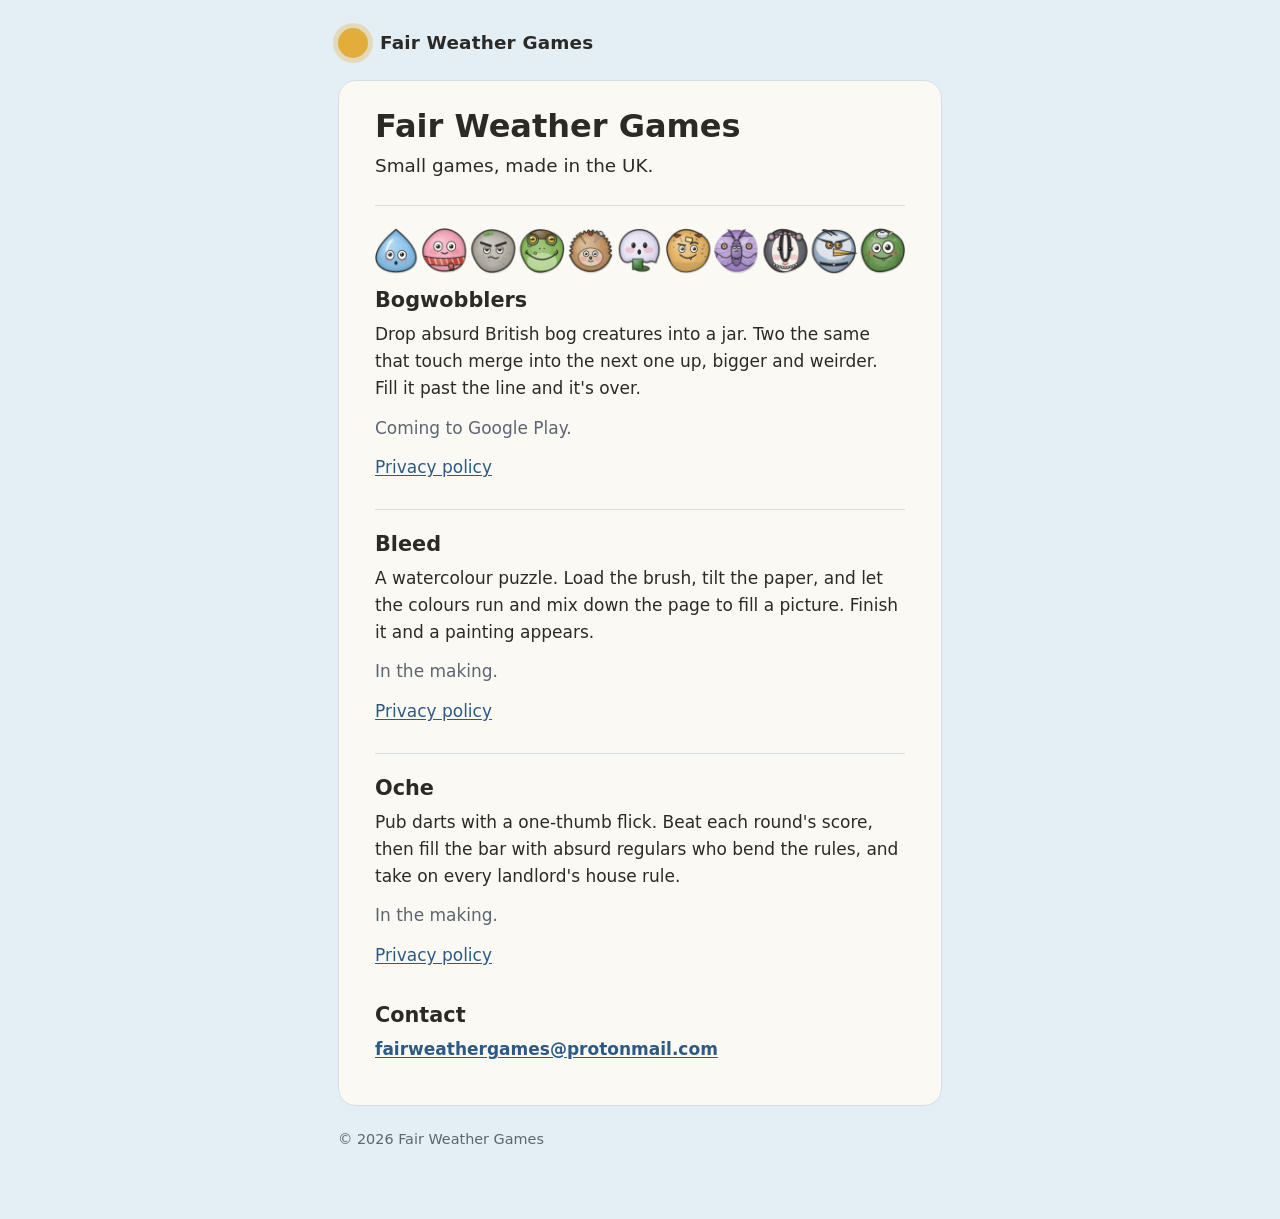
<file: index.html>
<!doctype html>
<html lang="en-GB">
<head>
  <meta charset="utf-8">
  <meta name="viewport" content="width=device-width, initial-scale=1, viewport-fit=cover">
  <title>Fair Weather Games</title>
  <meta name="description" content="Fair Weather Games makes small games in the UK: Bogwobblers, Bleed and Oche.">
  <link rel="stylesheet" href="style.css">
</head>
<body>
  <div class="wrap">
    <header class="studio">
      <span class="sun" aria-hidden="true"></span>
      <span class="studio-name">Fair Weather Games</span>
    </header>

    <main>
      <h1>Fair Weather Games</h1>
      <p class="lead">Small games, made in the UK.</p>

      <section class="game" aria-labelledby="bogwobblers">
        <img src="bogwobblers/creatures.png" width="1100" height="96" alt="The eleven Bogwobblers creatures, from a raindrop to the Great Bogwobbler">
        <h2 id="bogwobblers">Bogwobblers</h2>
        <p>Drop absurd British bog creatures into a jar. Two the same that touch merge into the next one up, bigger and weirder. Fill it past the line and it's over.</p>
        <p class="muted">Coming to Google Play.</p>
        <ul class="links">
          <li><a href="bogwobblers/privacy/">Privacy policy</a></li>
        </ul>
      </section>

      <section class="game" aria-labelledby="bleed">
        <h2 id="bleed">Bleed</h2>
        <p>A watercolour puzzle. Load the brush, tilt the paper, and let the colours run and mix down the page to fill a picture. Finish it and a painting appears.</p>
        <p class="muted">In the making.</p>
        <ul class="links">
          <li><a href="bleed/privacy/">Privacy policy</a></li>
        </ul>
      </section>

      <section class="game" aria-labelledby="oche">
        <h2 id="oche">Oche</h2>
        <p>Pub darts with a one-thumb flick. Beat each round's score, then fill the bar with absurd regulars who bend the rules, and take on every landlord's house rule.</p>
        <p class="muted">In the making.</p>
        <ul class="links">
          <li><a href="oche/privacy/">Privacy policy</a></li>
        </ul>
      </section>

      <h2>Contact</h2>
      <p><a class="email" href="mailto:fairweathergames@protonmail.com">fairweathergames@protonmail.com</a></p>
    </main>

    <footer>
      <p>&copy; 2026 Fair Weather Games</p>
    </footer>
  </div>
</body>
</html>
</file>
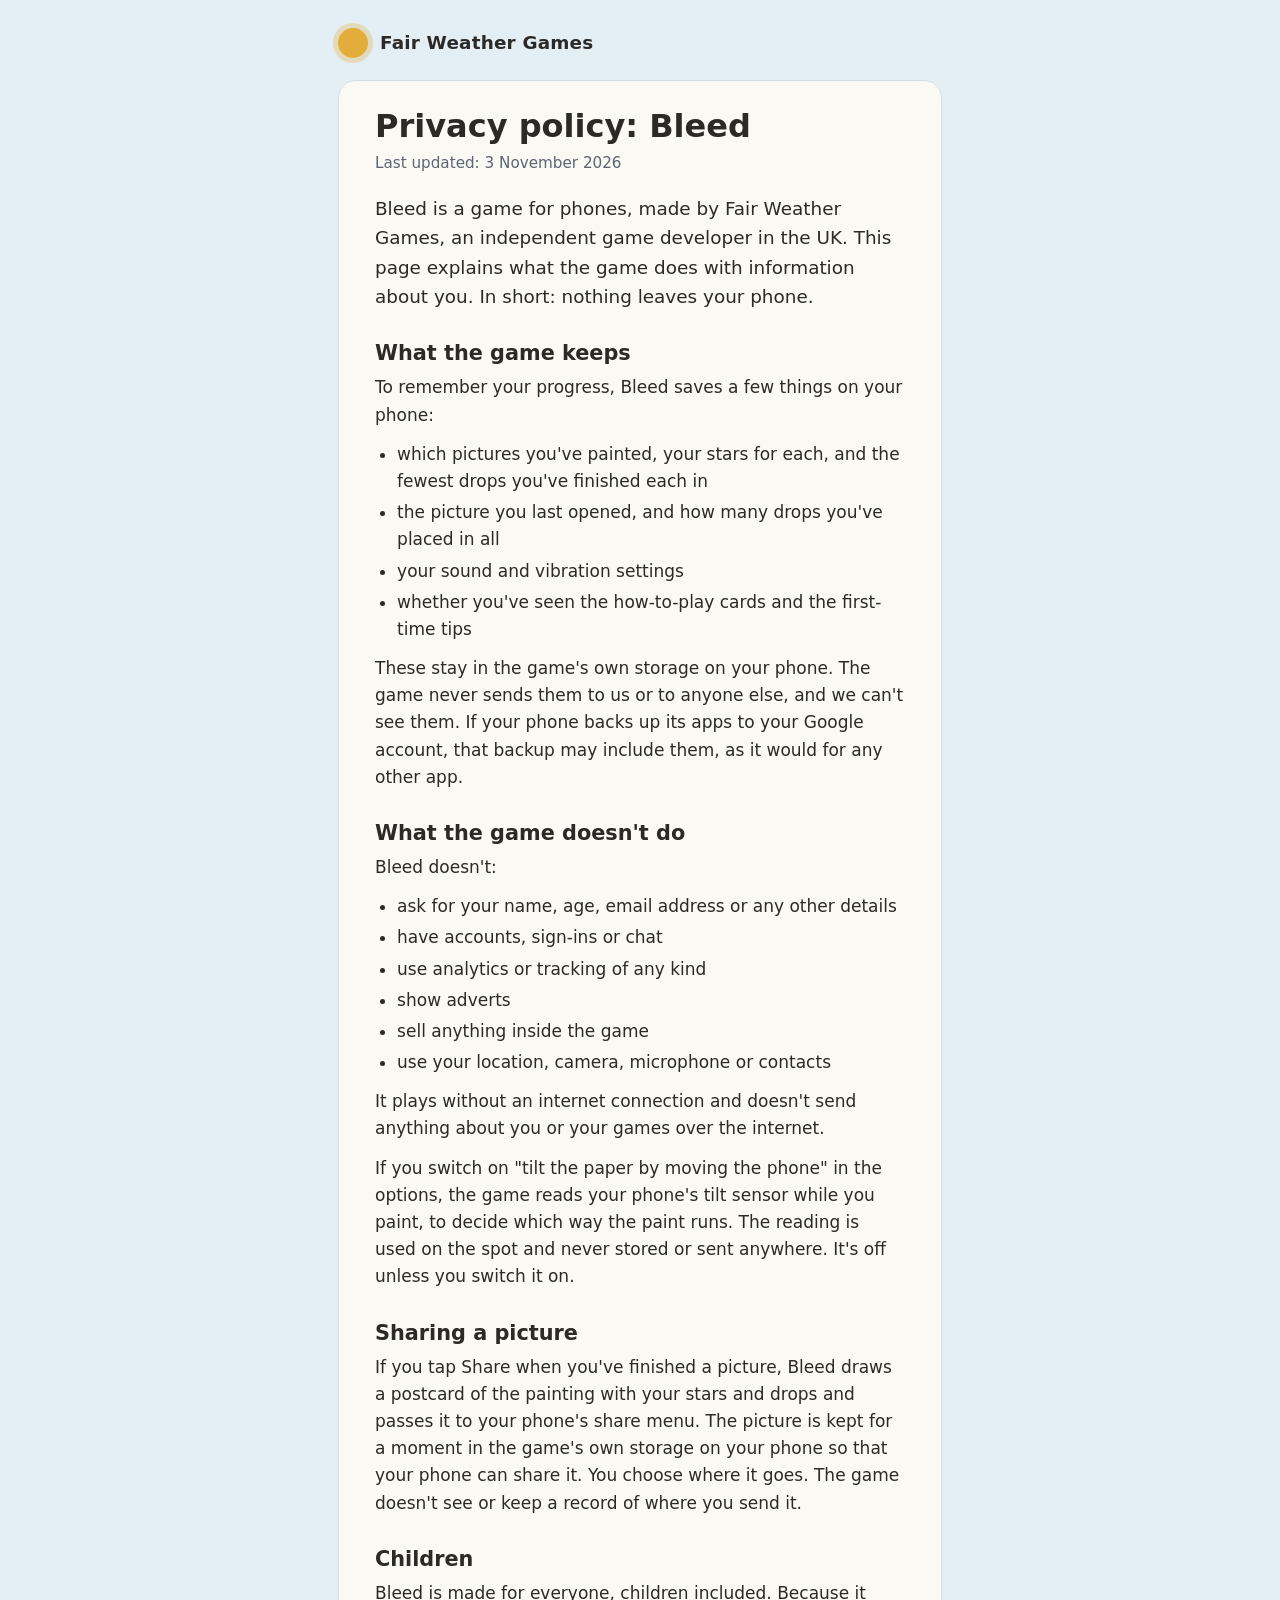
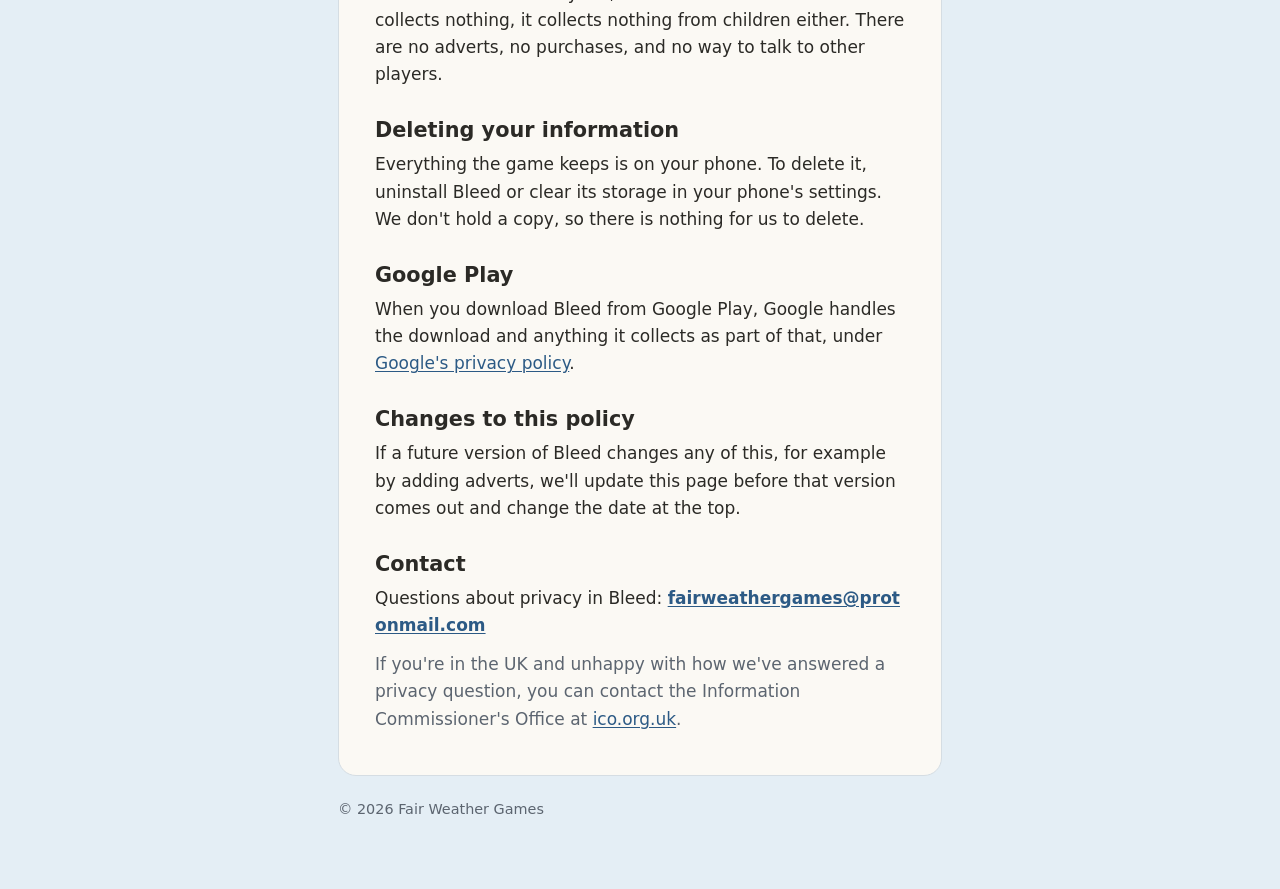
<file: bleed/privacy/index.html>
<!doctype html>
<html lang="en-GB">
<head>
  <meta charset="utf-8">
  <meta name="viewport" content="width=device-width, initial-scale=1, viewport-fit=cover">
  <title>Privacy policy: Bleed</title>
  <meta name="description" content="Privacy policy for Bleed, a game by Fair Weather Games. Nothing leaves your phone.">
  <link rel="stylesheet" href="../../style.css">
</head>
<body>
  <div class="wrap">
    <header class="studio">
      <a href="../../"><span class="sun" aria-hidden="true"></span></a>
      <a class="studio-name" href="../../">Fair Weather Games</a>
    </header>

    <main>
      <h1>Privacy policy: Bleed</h1>
      <p class="updated">Last updated: 3 November 2026</p>

      <p class="lead">Bleed is a game for phones, made by Fair Weather Games, an independent game developer in the UK. This page explains what the game does with information about you. In short: nothing leaves your phone.</p>

      <h2>What the game keeps</h2>
      <p>To remember your progress, Bleed saves a few things on your phone:</p>
      <ul>
        <li>which pictures you've painted, your stars for each, and the fewest drops you've finished each in</li>
        <li>the picture you last opened, and how many drops you've placed in all</li>
        <li>your sound and vibration settings</li>
        <li>whether you've seen the how-to-play cards and the first-time tips</li>
      </ul>
      <p>These stay in the game's own storage on your phone. The game never sends them to us or to anyone else, and we can't see them. If your phone backs up its apps to your Google account, that backup may include them, as it would for any other app.</p>

      <h2>What the game doesn't do</h2>
      <p>Bleed doesn't:</p>
      <ul>
        <li>ask for your name, age, email address or any other details</li>
        <li>have accounts, sign-ins or chat</li>
        <li>use analytics or tracking of any kind</li>
        <li>show adverts</li>
        <li>sell anything inside the game</li>
        <li>use your location, camera, microphone or contacts</li>
      </ul>
      <p>It plays without an internet connection and doesn't send anything about you or your games over the internet.</p>
      <p>If you switch on "tilt the paper by moving the phone" in the options, the game reads your phone's tilt sensor while you paint, to decide which way the paint runs. The reading is used on the spot and never stored or sent anywhere. It's off unless you switch it on.</p>

      <h2>Sharing a picture</h2>
      <p>If you tap Share when you've finished a picture, Bleed draws a postcard of the painting with your stars and drops and passes it to your phone's share menu. The picture is kept for a moment in the game's own storage on your phone so that your phone can share it. You choose where it goes. The game doesn't see or keep a record of where you send it.</p>

      <h2>Children</h2>
      <p>Bleed is made for everyone, children included. Because it collects nothing, it collects nothing from children either. There are no adverts, no purchases, and no way to talk to other players.</p>

      <h2>Deleting your information</h2>
      <p>Everything the game keeps is on your phone. To delete it, uninstall Bleed or clear its storage in your phone's settings. We don't hold a copy, so there is nothing for us to delete.</p>

      <h2>Google Play</h2>
      <p>When you download Bleed from Google Play, Google handles the download and anything it collects as part of that, under <a href="https://policies.google.com/privacy">Google's privacy policy</a>.</p>

      <h2>Changes to this policy</h2>
      <p>If a future version of Bleed changes any of this, for example by adding adverts, we'll update this page before that version comes out and change the date at the top.</p>

      <h2>Contact</h2>
      <p>Questions about privacy in Bleed: <a class="email" href="mailto:fairweathergames@protonmail.com">fairweathergames@protonmail.com</a></p>
      <p class="muted">If you're in the UK and unhappy with how we've answered a privacy question, you can contact the Information Commissioner's Office at <a href="https://ico.org.uk">ico.org.uk</a>.</p>
    </main>

    <footer>
      <p>&copy; 2026 Fair Weather Games</p>
    </footer>
  </div>
</body>
</html>
</file>
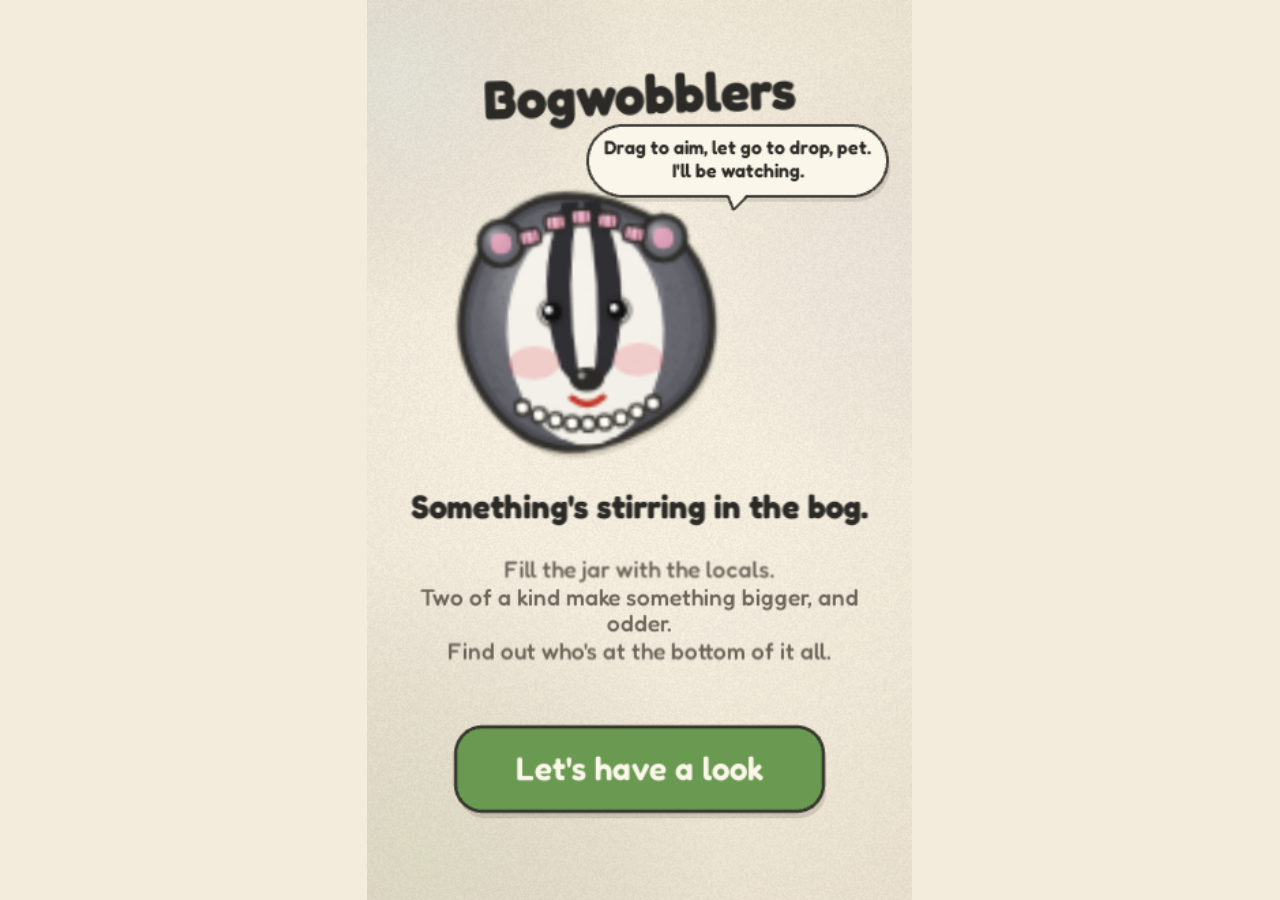
<file: bogwobblers/play/index.html>
<!doctype html>
<html lang="en-GB">
  <head>
    <meta name="robots" content="noindex, nofollow">
    <meta charset="utf-8" />
    <meta
      name="viewport"
      content="width=device-width, initial-scale=1, maximum-scale=1, user-scalable=no, viewport-fit=cover"
    />
    <meta name="theme-color" content="#F3ECDD" />
    <title>Bogwobblers</title>
    <style>
      html,
      body {
        margin: 0;
        padding: 0;
        height: 100%;
        background: #f3ecdd;
        overflow: hidden;
        touch-action: none;
        -webkit-user-select: none;
        user-select: none;
        -webkit-tap-highlight-color: transparent;
        overscroll-behavior: none;
      }
      #game {
        position: fixed;
        inset: 0;
      }
      #safe-probe {
        position: fixed;
        visibility: hidden;
        pointer-events: none;
        padding-top: var(--safe-area-inset-top, env(safe-area-inset-top, 0px));
        padding-bottom: var(--safe-area-inset-bottom, env(safe-area-inset-bottom, 0px));
      }
    </style>
    <script type="module" crossorigin src="./assets/index-DHFwSsHD.js"></script>
    <link rel="stylesheet" crossorigin href="./assets/index-BJMaj3xt.css">
  </head>
  <body>
    <div id="safe-probe"></div>
    <div id="game"></div>
  </body>
</html>
</file>
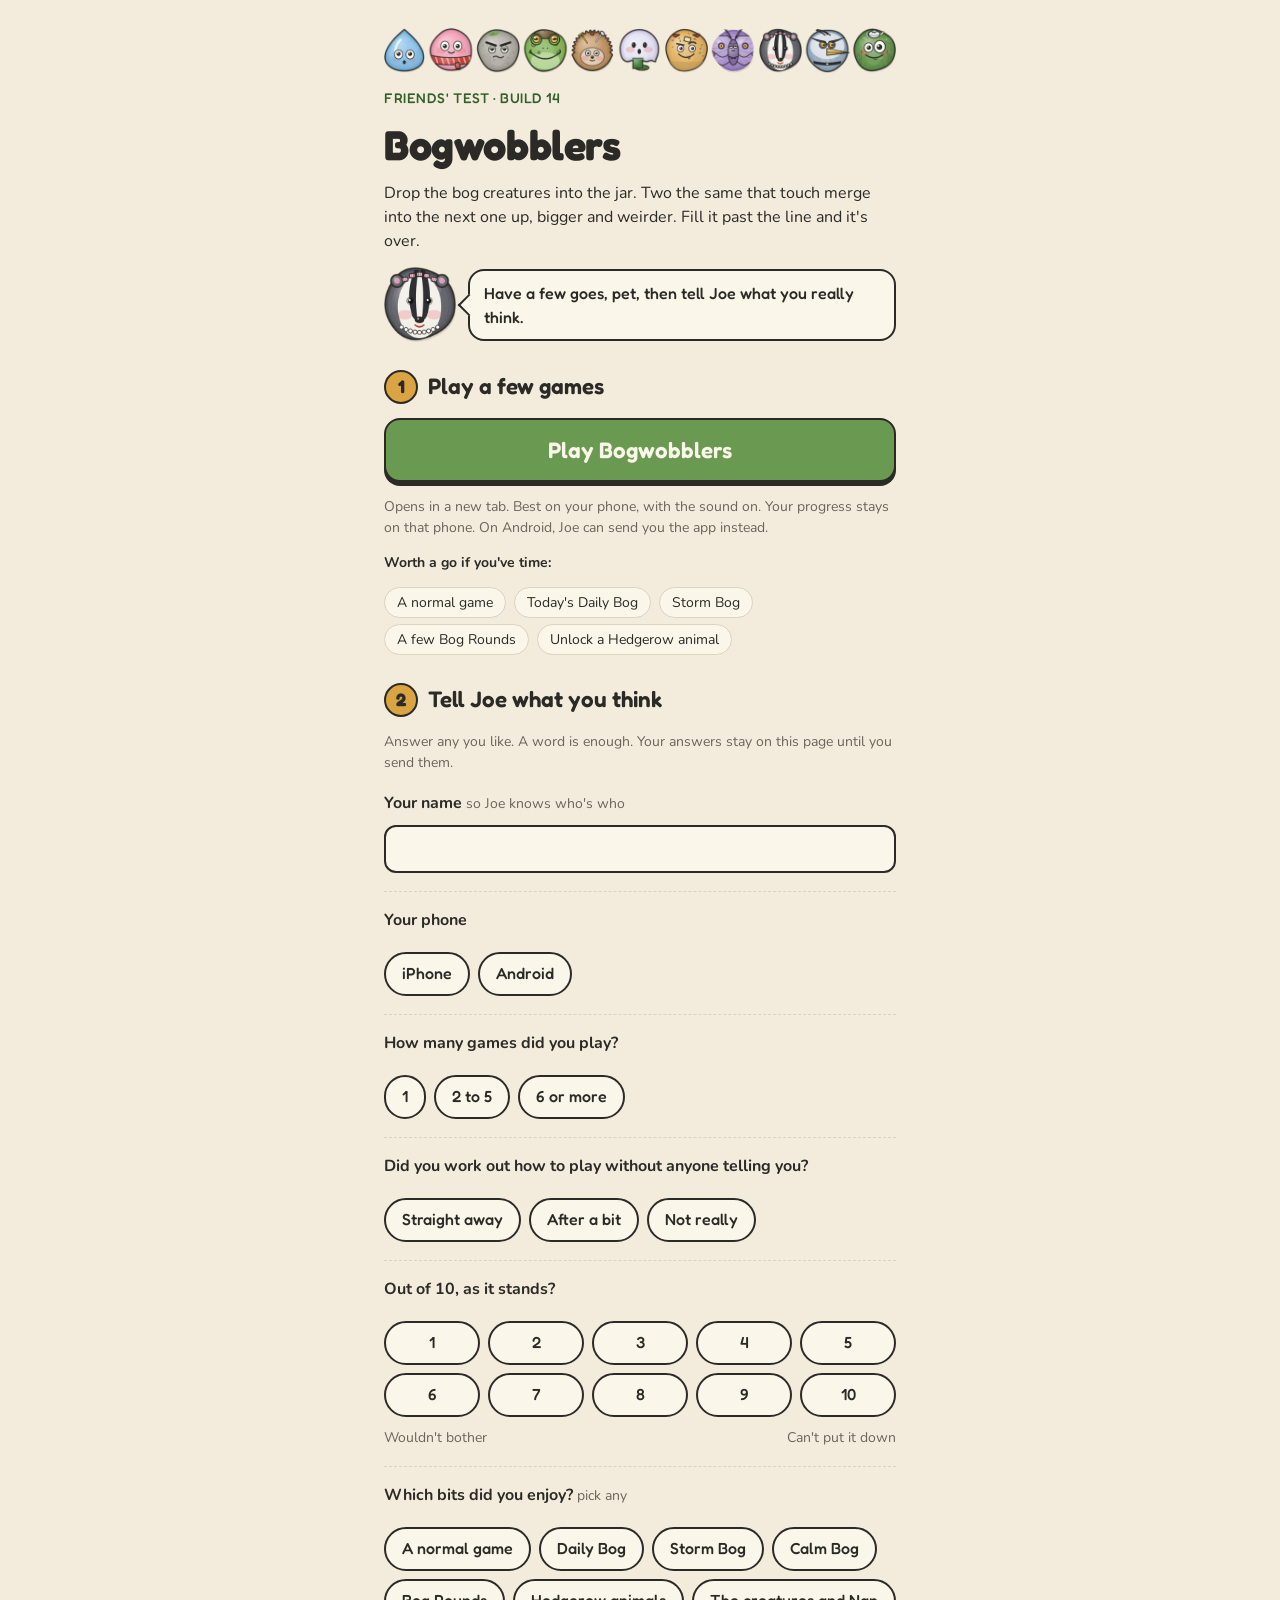
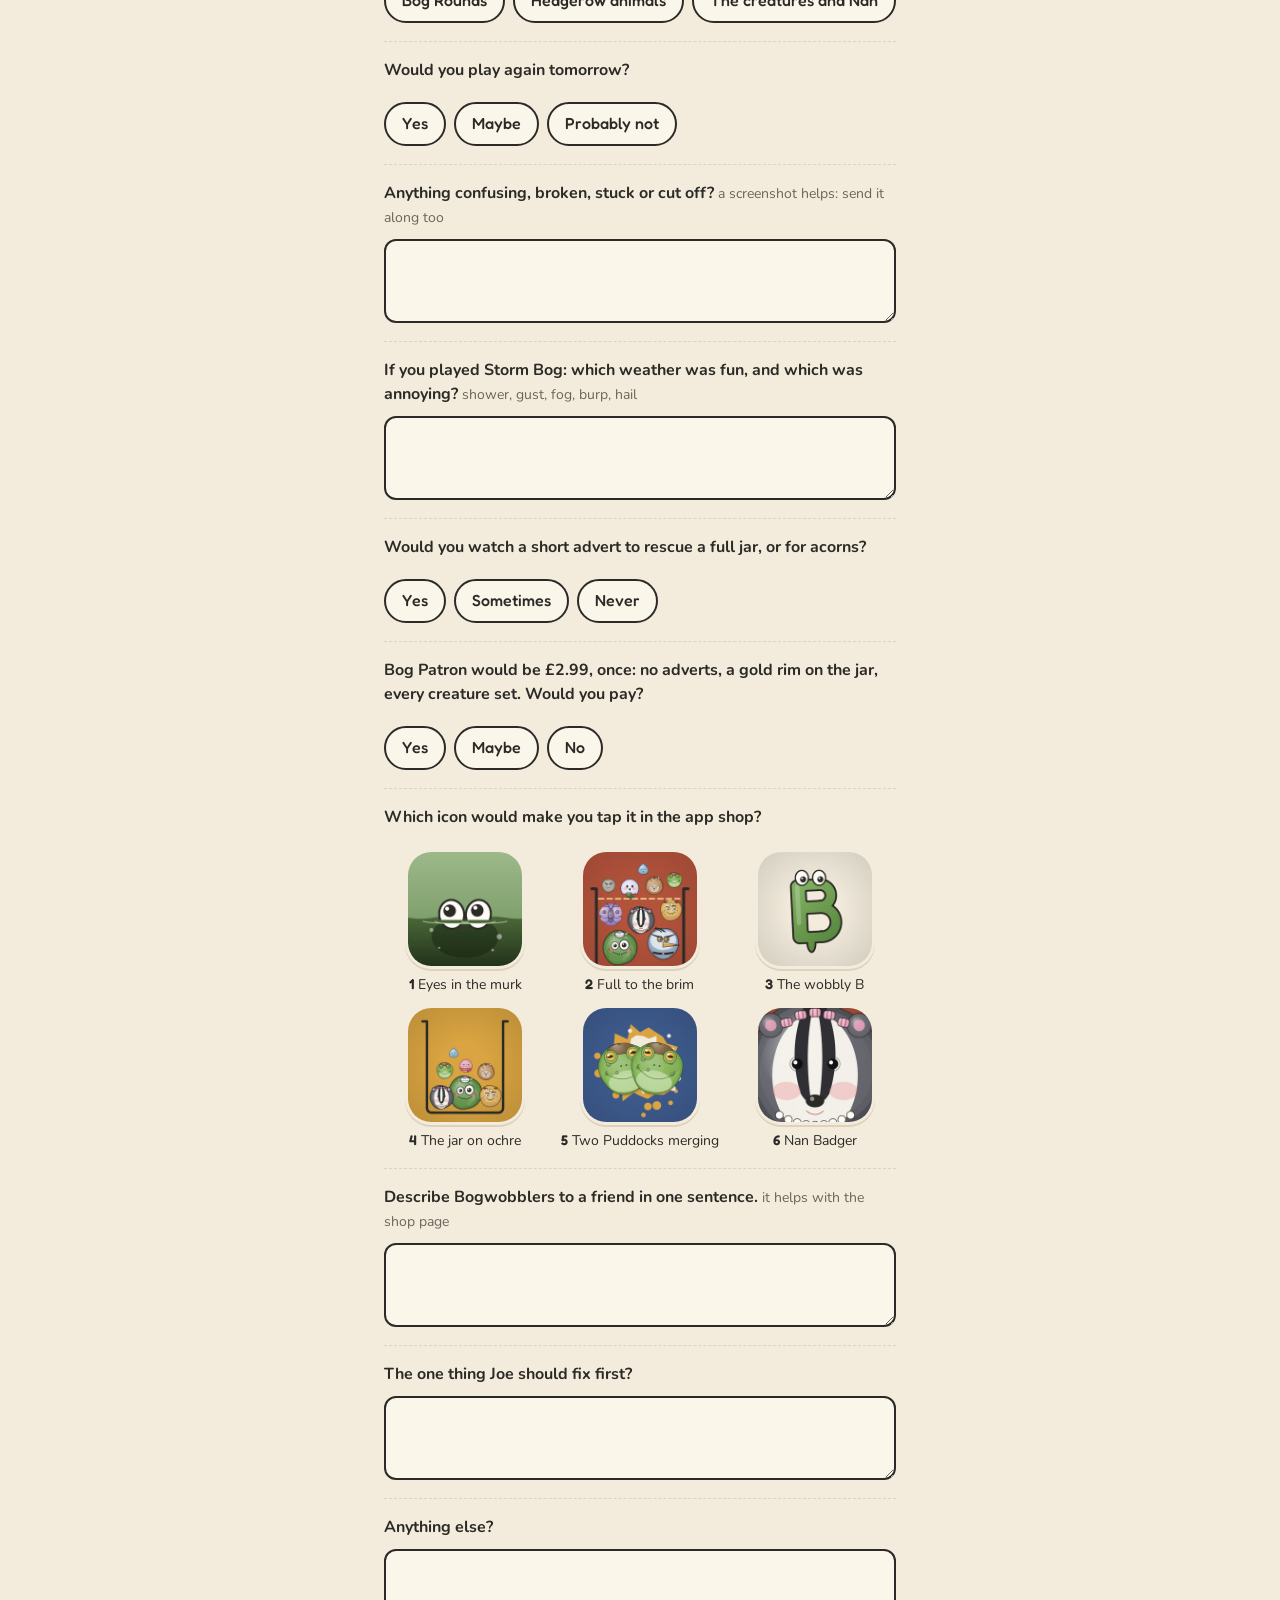
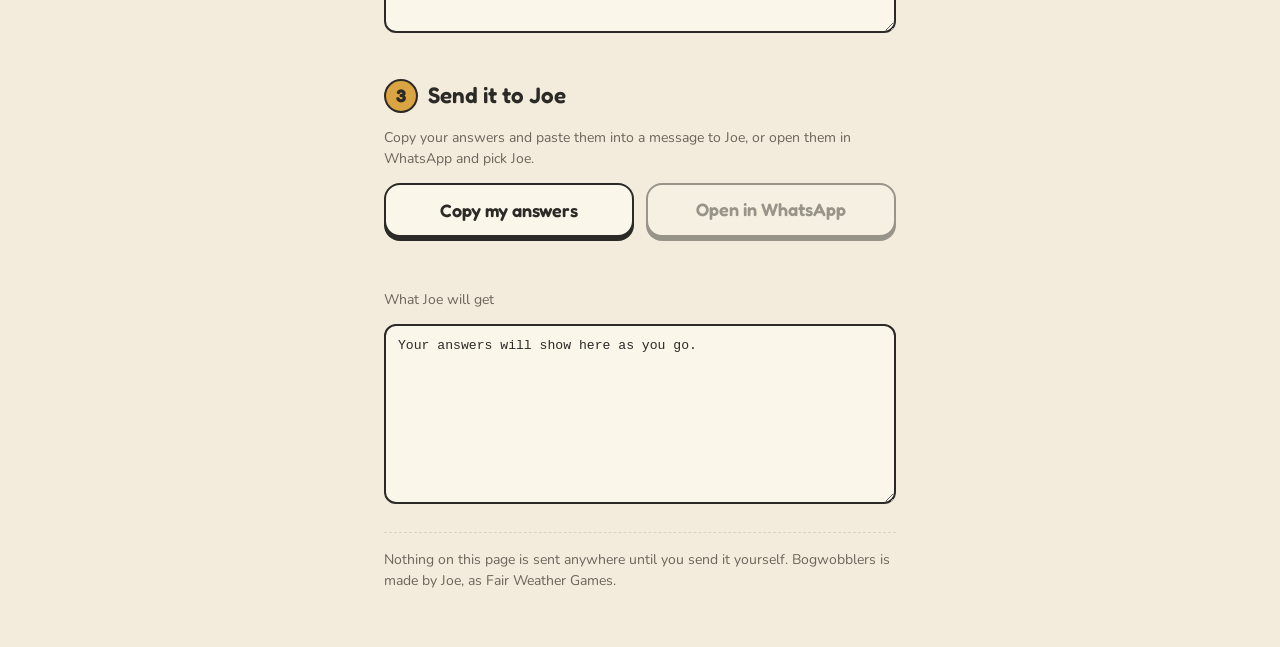
<file: bogwobblers/playtest/index.html>
<!doctype html>
<html lang="en-GB">
<head>
<meta charset="utf-8">
<meta name="viewport" content="width=device-width, initial-scale=1, viewport-fit=cover">
<meta name="robots" content="noindex, nofollow">
<meta name="theme-color" content="#F3ECDD">
<title>Bogwobblers playtest</title>
<style>
  @font-face { font-family: "Fredoka"; font-style: normal; font-weight: 500; font-display: swap; src: url("fonts/fredoka-latin-500-normal.woff2") format("woff2"); }
  @font-face { font-family: "Fredoka"; font-style: normal; font-weight: 600; font-display: swap; src: url("fonts/fredoka-latin-600-normal.woff2") format("woff2"); }
  @font-face { font-family: "Fredoka"; font-style: normal; font-weight: 700; font-display: swap; src: url("fonts/fredoka-latin-700-normal.woff2") format("woff2"); }
  @font-face { font-family: "Nunito"; font-style: normal; font-weight: 400; font-display: swap; src: url("fonts/nunito-latin-400-normal.woff2") format("woff2"); }
  @font-face { font-family: "Nunito"; font-style: normal; font-weight: 600; font-display: swap; src: url("fonts/nunito-latin-600-normal.woff2") format("woff2"); }
  @font-face { font-family: "Nunito"; font-style: normal; font-weight: 700; font-display: swap; src: url("fonts/nunito-latin-700-normal.woff2") format("woff2"); }
  :root {
    --paper: #f3ecdd;
    --card: #fbf6ea;
    --ink: #2b2a26;
    --muted: #6b655a;
    --rule: #ddd2bc;
    --moss: #6a9a52;
    --moss-dark: #355f2a;
    --ochre: #d9a441;
    --on-moss: #fbf6ea;
    --display: "Fredoka", "Trebuchet MS", "Arial Rounded MT Bold", system-ui, sans-serif;
    --body: "Nunito", "Segoe UI", system-ui, -apple-system, sans-serif;
    --step--1: 0.875rem;
    --step-0: 1rem;
    --step-1: 1.125rem;
    --step-2: 1.4rem;
    --step-4: 2.6rem;
    color-scheme: light;
  }
  * { box-sizing: border-box; }
  body {
    background: var(--paper);
    color: var(--ink);
    font-family: var(--body);
    font-size: var(--step-0);
    line-height: 1.5;
  }
  .page {
    max-width: 34rem;
    margin: 0 auto;
    padding-left: max(16px, env(safe-area-inset-left, 0px));
    padding-right: max(16px, env(safe-area-inset-right, 0px));
    padding-block: 20px 48px;
    display: flex;
    flex-direction: column;
    gap: 28px;
  }
  h1, h2, h3, .btn, .chip span, .num { font-family: var(--display); }
  h1, h2 { text-wrap: balance; margin: 0; line-height: 1.1; }
  h1 { font-size: var(--step-4); font-weight: 700; letter-spacing: -0.01em; }
  h2 { font-size: var(--step-2); font-weight: 600; display: flex; align-items: center; gap: 10px; }
  p { margin: 0; }
  .muted { color: var(--muted); }
  .small { font-size: var(--step--1); }

  header { display: flex; flex-direction: column; gap: 14px; }
  .ladder { width: 100%; height: auto; display: block; }
  .kicker { font-family: var(--display); font-weight: 500; color: var(--moss-dark); letter-spacing: 0.04em; text-transform: uppercase; font-size: var(--step--1); }
  .nan { display: grid; grid-template-columns: 72px 1fr; gap: 12px; align-items: center; }
  .nan img { width: 72px; height: auto; }
  .bubble {
    position: relative;
    background: var(--card);
    border: 2px solid var(--ink);
    border-radius: 16px;
    padding: 10px 14px;
    font-family: var(--display);
    font-weight: 500;
    min-width: 0;
  }
  .bubble::before {
    content: "";
    position: absolute;
    left: -9px;
    top: 50%;
    width: 14px;
    height: 14px;
    background: var(--card);
    border-left: 2px solid var(--ink);
    border-bottom: 2px solid var(--ink);
    transform: translateY(-50%) rotate(45deg);
  }

  section { display: flex; flex-direction: column; gap: 14px; }
  .num {
    flex: none;
    width: 34px;
    height: 34px;
    border-radius: 50%;
    border: 2px solid var(--ink);
    background: var(--ochre);
    display: grid;
    place-items: center;
    font-weight: 700;
    font-size: var(--step-1);
  }
  .tries { display: flex; flex-wrap: wrap; gap: 6px 8px; padding: 0; margin: 0; list-style: none; }
  .tries li { background: var(--card); border: 1.5px solid var(--rule); border-radius: 999px; padding: 4px 12px; font-size: var(--step--1); }

  .btn {
    display: inline-flex;
    align-items: center;
    justify-content: center;
    gap: 8px;
    min-height: 54px;
    padding: 10px 22px;
    border: 2.5px solid var(--ink);
    border-radius: 16px;
    background: var(--card);
    color: var(--ink);
    font-size: var(--step-1);
    font-weight: 600;
    text-decoration: none;
    box-shadow: 0 4px 0 var(--ink);
    cursor: pointer;
    transition: transform 80ms ease, box-shadow 80ms ease;
  }
  .btn:active { transform: translateY(3px); box-shadow: 0 1px 0 var(--ink); }
  .btn:focus-visible { outline: 3px solid var(--ochre); outline-offset: 3px; }
  .btn.go { background: var(--moss); color: var(--on-moss); font-size: var(--step-2); min-height: 64px; }
  .btn[aria-disabled="true"] { opacity: 0.45; pointer-events: none; }
  .btn-row { display: flex; flex-wrap: wrap; gap: 14px 12px; }
  .btn-row .btn { flex: 1 1 12rem; }

  form { display: flex; flex-direction: column; gap: 0; margin: 0; }
  .q {
    border: 0;
    margin: 0;
    padding: 16px 0 18px;
    border-top: 1.5px dashed var(--rule);
    display: flex;
    flex-direction: column;
    gap: 10px;
    min-width: 0;
  }
  .q:first-child { border-top: 0; padding-top: 4px; }
  .q legend, .q > label.ask { padding: 0; font-weight: 700; font-size: var(--step-0); }
  .q legend { margin-bottom: 10px; float: left; width: 100%; }
  .q legend + * { clear: both; }
  .hint { font-weight: 400; color: var(--muted); font-size: var(--step--1); }
  .chips { display: flex; flex-wrap: wrap; gap: 8px; }
  .chip { position: relative; }
  .chip input { position: absolute; opacity: 0; inset: 0; margin: 0; cursor: pointer; }
  .chip span {
    display: inline-flex;
    align-items: center;
    min-height: 44px;
    padding: 8px 16px;
    border: 2px solid var(--ink);
    border-radius: 999px;
    background: var(--card);
    font-weight: 500;
    line-height: 1.2;
  }
  .chip input:checked + span { background: var(--moss); color: var(--on-moss); }
  .chip input:focus-visible + span { outline: 3px solid var(--ochre); outline-offset: 2px; }
  .scale { display: grid; grid-template-columns: repeat(5, 1fr); gap: 8px; }
  .scale .chip span { width: 100%; justify-content: center; padding: 8px 0; }
  .scale-ends { display: flex; justify-content: space-between; }
  input[type="text"], textarea {
    width: 100%;
    font: inherit;
    color: var(--ink);
    background: var(--card);
    border: 2px solid var(--ink);
    border-radius: 12px;
    padding: 10px 12px;
    min-height: 46px;
  }
  textarea { min-height: 84px; resize: vertical; }
  input[type="text"]:focus-visible, textarea:focus-visible { outline: 3px solid var(--ochre); outline-offset: 1px; }

  .icons { display: grid; grid-template-columns: repeat(3, minmax(0, 1fr)); gap: 12px; }
  .icon { position: relative; display: flex; flex-direction: column; gap: 6px; align-items: center; text-align: center; }
  .icon input { position: absolute; opacity: 0; inset: 0; margin: 0; cursor: pointer; }
  .icon img {
    width: 100%;
    max-width: 120px;
    height: auto;
    aspect-ratio: 1;
    border-radius: 22%;
    border: 3px solid transparent;
    box-shadow: 0 2px 0 var(--rule);
  }
  .icon input:checked ~ img { border-color: var(--moss-dark); box-shadow: 0 0 0 3px var(--ochre); }
  .icon input:focus-visible ~ img { outline: 3px solid var(--ochre); outline-offset: 3px; }
  .icon .cap { font-size: var(--step--1); line-height: 1.25; }
  .icon .cap b { font-family: var(--display); font-weight: 600; }
  .icon input:checked ~ .cap { color: var(--moss-dark); font-weight: 700; }

  .preview {
    min-height: 180px;
    font-family: ui-monospace, "SF Mono", Menlo, Consolas, monospace;
    font-size: 0.82rem;
    line-height: 1.45;
    white-space: pre-wrap;
  }
  .status { min-height: 1.5em; font-weight: 700; color: var(--moss-dark); }
  footer { border-top: 1.5px dashed var(--rule); padding-top: 16px; }

  @media (prefers-reduced-motion: reduce) {
    .btn { transition: none; }
  }
</style>
</head>
<body>

<div class="page">
  <header>
    <img class="ladder" src="img/creatures.png" width="1100" height="96" alt="The eleven bog creatures, from a raindrop to the Great Bogwobbler">
    <p class="kicker">Friends' test · build 14</p>
    <h1>Bogwobblers</h1>
    <p>Drop the bog creatures into the jar. Two the same that touch merge into the next one up, bigger and weirder. Fill it past the line and it's over.</p>
    <div class="nan">
      <img src="img/nan.png" width="194" height="200" alt="Nan Badger">
      <p class="bubble">Have a few goes, pet, then tell Joe what you really think.</p>
    </div>
  </header>

  <section aria-labelledby="play-h">
    <h2 id="play-h"><span class="num" aria-hidden="true">1</span>Play a few games</h2>
    <a class="btn go" href="../play/" target="_blank" rel="noopener">Play Bogwobblers</a>
    <p class="small muted">Opens in a new tab. Best on your phone, with the sound on. Your progress stays on that phone. On Android, Joe can send you the app instead.</p>
    <p class="small"><b>Worth a go if you've time:</b></p>
    <ul class="tries">
      <li>A normal game</li>
      <li>Today's Daily Bog</li>
      <li>Storm Bog</li>
      <li>A few Bog Rounds</li>
      <li>Unlock a Hedgerow animal</li>
    </ul>
  </section>

  <section aria-labelledby="ask-h">
    <h2 id="ask-h"><span class="num" aria-hidden="true">2</span>Tell Joe what you think</h2>
    <p class="small muted">Answer any you like. A word is enough. Your answers stay on this page until you send them.</p>

    <form id="answers" autocomplete="off">
      <div class="q">
        <label class="ask" for="name">Your name <span class="hint">so Joe knows who's who</span></label>
        <input type="text" id="name" name="name" maxlength="60">
      </div>

      <fieldset class="q">
        <legend>Your phone</legend>
        <div class="chips">
          <label class="chip"><input type="radio" id="phone-iphone" name="phone" value="iPhone"><span>iPhone</span></label>
          <label class="chip"><input type="radio" id="phone-android" name="phone" value="Android"><span>Android</span></label>
        </div>
      </fieldset>

      <fieldset class="q">
        <legend>How many games did you play?</legend>
        <div class="chips">
          <label class="chip"><input type="radio" id="games-1" name="games" value="1"><span>1</span></label>
          <label class="chip"><input type="radio" id="games-2" name="games" value="2 to 5"><span>2 to 5</span></label>
          <label class="chip"><input type="radio" id="games-6" name="games" value="6 or more"><span>6 or more</span></label>
        </div>
      </fieldset>

      <fieldset class="q">
        <legend>Did you work out how to play without anyone telling you?</legend>
        <div class="chips">
          <label class="chip"><input type="radio" id="learn-1" name="learn" value="straight away"><span>Straight away</span></label>
          <label class="chip"><input type="radio" id="learn-2" name="learn" value="after a bit"><span>After a bit</span></label>
          <label class="chip"><input type="radio" id="learn-3" name="learn" value="not really"><span>Not really</span></label>
        </div>
      </fieldset>

      <fieldset class="q">
        <legend>Out of 10, as it stands?</legend>
        <div class="chips scale" id="score-scale"></div>
        <div class="scale-ends small muted"><span>Wouldn't bother</span><span>Can't put it down</span></div>
      </fieldset>

      <fieldset class="q">
        <legend>Which bits did you enjoy? <span class="hint">pick any</span></legend>
        <div class="chips">
          <label class="chip"><input type="checkbox" id="liked-normal" name="liked" value="a normal game"><span>A normal game</span></label>
          <label class="chip"><input type="checkbox" id="liked-daily" name="liked" value="the Daily Bog"><span>Daily Bog</span></label>
          <label class="chip"><input type="checkbox" id="liked-storm" name="liked" value="Storm Bog"><span>Storm Bog</span></label>
          <label class="chip"><input type="checkbox" id="liked-calm" name="liked" value="Calm Bog"><span>Calm Bog</span></label>
          <label class="chip"><input type="checkbox" id="liked-rounds" name="liked" value="Bog Rounds"><span>Bog Rounds</span></label>
          <label class="chip"><input type="checkbox" id="liked-hedgerow" name="liked" value="the Hedgerow animals"><span>Hedgerow animals</span></label>
          <label class="chip"><input type="checkbox" id="liked-creatures" name="liked" value="the creatures and Nan"><span>The creatures and Nan</span></label>
        </div>
      </fieldset>

      <fieldset class="q">
        <legend>Would you play again tomorrow?</legend>
        <div class="chips">
          <label class="chip"><input type="radio" id="again-1" name="again" value="yes"><span>Yes</span></label>
          <label class="chip"><input type="radio" id="again-2" name="again" value="maybe"><span>Maybe</span></label>
          <label class="chip"><input type="radio" id="again-3" name="again" value="probably not"><span>Probably not</span></label>
        </div>
      </fieldset>

      <div class="q">
        <label class="ask" for="broken">Anything confusing, broken, stuck or cut off? <span class="hint">a screenshot helps: send it along too</span></label>
        <textarea id="broken" name="broken" maxlength="1200"></textarea>
      </div>

      <div class="q">
        <label class="ask" for="weather">If you played Storm Bog: which weather was fun, and which was annoying? <span class="hint">shower, gust, fog, burp, hail</span></label>
        <textarea id="weather" name="weather" maxlength="600"></textarea>
      </div>

      <fieldset class="q">
        <legend>Would you watch a short advert to rescue a full jar, or for acorns?</legend>
        <div class="chips">
          <label class="chip"><input type="radio" id="advert-1" name="advert" value="yes"><span>Yes</span></label>
          <label class="chip"><input type="radio" id="advert-2" name="advert" value="sometimes"><span>Sometimes</span></label>
          <label class="chip"><input type="radio" id="advert-3" name="advert" value="never"><span>Never</span></label>
        </div>
      </fieldset>

      <fieldset class="q">
        <legend>Bog Patron would be £2.99, once: no adverts, a gold rim on the jar, every creature set. Would you pay?</legend>
        <div class="chips">
          <label class="chip"><input type="radio" id="patron-1" name="patron" value="yes"><span>Yes</span></label>
          <label class="chip"><input type="radio" id="patron-2" name="patron" value="maybe"><span>Maybe</span></label>
          <label class="chip"><input type="radio" id="patron-3" name="patron" value="no"><span>No</span></label>
        </div>
      </fieldset>

      <fieldset class="q">
        <legend>Which icon would make you tap it in the app shop?</legend>
        <div class="icons">
          <label class="icon"><input type="radio" id="icon-1" name="icon" value="1, eyes in the murk"><img src="img/icon-1.jpg" width="240" height="240" alt=""><span class="cap"><b>1</b> Eyes in the murk</span></label>
          <label class="icon"><input type="radio" id="icon-2" name="icon" value="2, the jar full to the brim"><img src="img/icon-2.jpg" width="240" height="240" alt=""><span class="cap"><b>2</b> Full to the brim</span></label>
          <label class="icon"><input type="radio" id="icon-3" name="icon" value="3, the wobbly B"><img src="img/icon-3.jpg" width="240" height="240" alt=""><span class="cap"><b>3</b> The wobbly B</span></label>
          <label class="icon"><input type="radio" id="icon-4" name="icon" value="4, the jar on ochre"><img src="img/icon-4.jpg" width="240" height="240" alt=""><span class="cap"><b>4</b> The jar on ochre</span></label>
          <label class="icon"><input type="radio" id="icon-5" name="icon" value="5, two Puddocks merging"><img src="img/icon-5.jpg" width="240" height="240" alt=""><span class="cap"><b>5</b> Two Puddocks merging</span></label>
          <label class="icon"><input type="radio" id="icon-6" name="icon" value="6, Nan Badger"><img src="img/icon-6.jpg" width="240" height="240" alt=""><span class="cap"><b>6</b> Nan Badger</span></label>
        </div>
      </fieldset>

      <div class="q">
        <label class="ask" for="sentence">Describe Bogwobblers to a friend in one sentence. <span class="hint">it helps with the shop page</span></label>
        <textarea id="sentence" name="sentence" maxlength="400"></textarea>
      </div>

      <div class="q">
        <label class="ask" for="fix">The one thing Joe should fix first?</label>
        <textarea id="fix" name="fix" maxlength="600"></textarea>
      </div>

      <div class="q">
        <label class="ask" for="else">Anything else?</label>
        <textarea id="else" name="else" maxlength="1200"></textarea>
      </div>
    </form>
  </section>

  <section aria-labelledby="send-h">
    <h2 id="send-h"><span class="num" aria-hidden="true">3</span>Send it to Joe</h2>
    <p class="small muted">Copy your answers and paste them into a message to Joe, or open them in WhatsApp and pick Joe.</p>
    <div class="btn-row">
      <button type="button" class="btn" id="copy">Copy my answers</button>
      <a class="btn" id="whatsapp" href="https://wa.me/" target="_blank" rel="noopener" aria-disabled="true">Open in WhatsApp</a>
    </div>
    <p class="status" id="status" role="status" aria-live="polite"></p>
    <label class="small muted" for="preview">What Joe will get</label>
    <textarea class="preview" id="preview" readonly></textarea>
  </section>

  <footer class="small muted">
    <p>Nothing on this page is sent anywhere until you send it yourself. Bogwobblers is made by Joe, as Fair Weather Games.</p>
  </footer>
</div>

<script>
  (function () {
    var form = document.getElementById("answers");
    var preview = document.getElementById("preview");
    var copyBtn = document.getElementById("copy");
    var wa = document.getElementById("whatsapp");
    var status = document.getElementById("status");
    var DRAFT = "bogwobblers-playtest-draft";

    var scale = document.getElementById("score-scale");
    for (var i = 1; i <= 10; i++) {
      var l = document.createElement("label");
      l.className = "chip";
      l.innerHTML = '<input type="radio" name="score" id="score-' + i + '" value="' + i + '"><span>' + i + "</span>";
      scale.appendChild(l);
    }

    var LINES = [
      ["name", "Name"],
      ["phone", "Phone"],
      ["games", "Games played"],
      ["learn", "Worked out how to play"],
      ["score", "Out of 10"],
      ["liked", "Enjoyed"],
      ["again", "Again tomorrow"],
      ["broken", "Confusing or broken"],
      ["weather", "Storm weather"],
      ["advert", "Advert for a rescue or acorns"],
      ["patron", "Bog Patron, £2.99 once"],
      ["icon", "Icon"],
      ["sentence", "In one sentence"],
      ["fix", "Fix first"],
      ["else", "Anything else"]
    ];

    function values() {
      var data = new FormData(form);
      var out = {};
      LINES.forEach(function (pair) {
        var key = pair[0];
        var all = data.getAll(key).map(function (v) { return String(v).trim(); }).filter(Boolean);
        if (all.length) out[key] = all;
      });
      return out;
    }

    function message(v) {
      var lines = [];
      LINES.forEach(function (pair) {
        var got = v[pair[0]];
        if (!got) return;
        var text = got.join(", ");
        if (pair[0] === "score") text += "/10";
        lines.push(pair[1] + ": " + text);
      });
      if (!lines.length) return "";
      return ["Bogwobblers playtest, build 14"].concat(lines).join("\n");
    }

    function refresh() {
      var v = values();
      var text = message(v);
      preview.value = text || "Your answers will show here as you go.";
      var empty = !text;
      wa.setAttribute("aria-disabled", empty ? "true" : "false");
      wa.href = empty ? "https://wa.me/" : "https://wa.me/?text=" + encodeURIComponent(text);
      try {
        localStorage.setItem(DRAFT, JSON.stringify(v));
      } catch (e) { }
      return text;
    }

    function restore() {
      var saved = null;
      try { saved = JSON.parse(localStorage.getItem(DRAFT) || "null"); } catch (e) { saved = null; }
      if (!saved) return;
      Object.keys(saved).forEach(function (key) {
        var got = saved[key];
        var fields = form.querySelectorAll('[name="' + key + '"]');
        fields.forEach(function (f) {
          if (f.type === "radio" || f.type === "checkbox") f.checked = got.indexOf(f.value) !== -1;
          else f.value = got.join(", ");
        });
      });
    }

    form.addEventListener("input", refresh);
    form.addEventListener("change", refresh);
    form.addEventListener("submit", function (e) { e.preventDefault(); });

    copyBtn.addEventListener("click", function () {
      var text = refresh();
      if (!text) {
        status.textContent = "Answer a question or two first.";
        return;
      }
      var fallback = function () {
        preview.focus();
        preview.select();
        status.textContent = "Your answers are selected below. Copy them, then paste into a message to Joe.";
      };
      if (navigator.clipboard && navigator.clipboard.writeText) {
        navigator.clipboard.writeText(text).then(function () {
          status.textContent = "Copied. Now paste it into a message to Joe.";
        }, fallback);
      } else {
        fallback();
      }
    });

    restore();
    refresh();
  })();
</script>

</body>
</html>
</file>
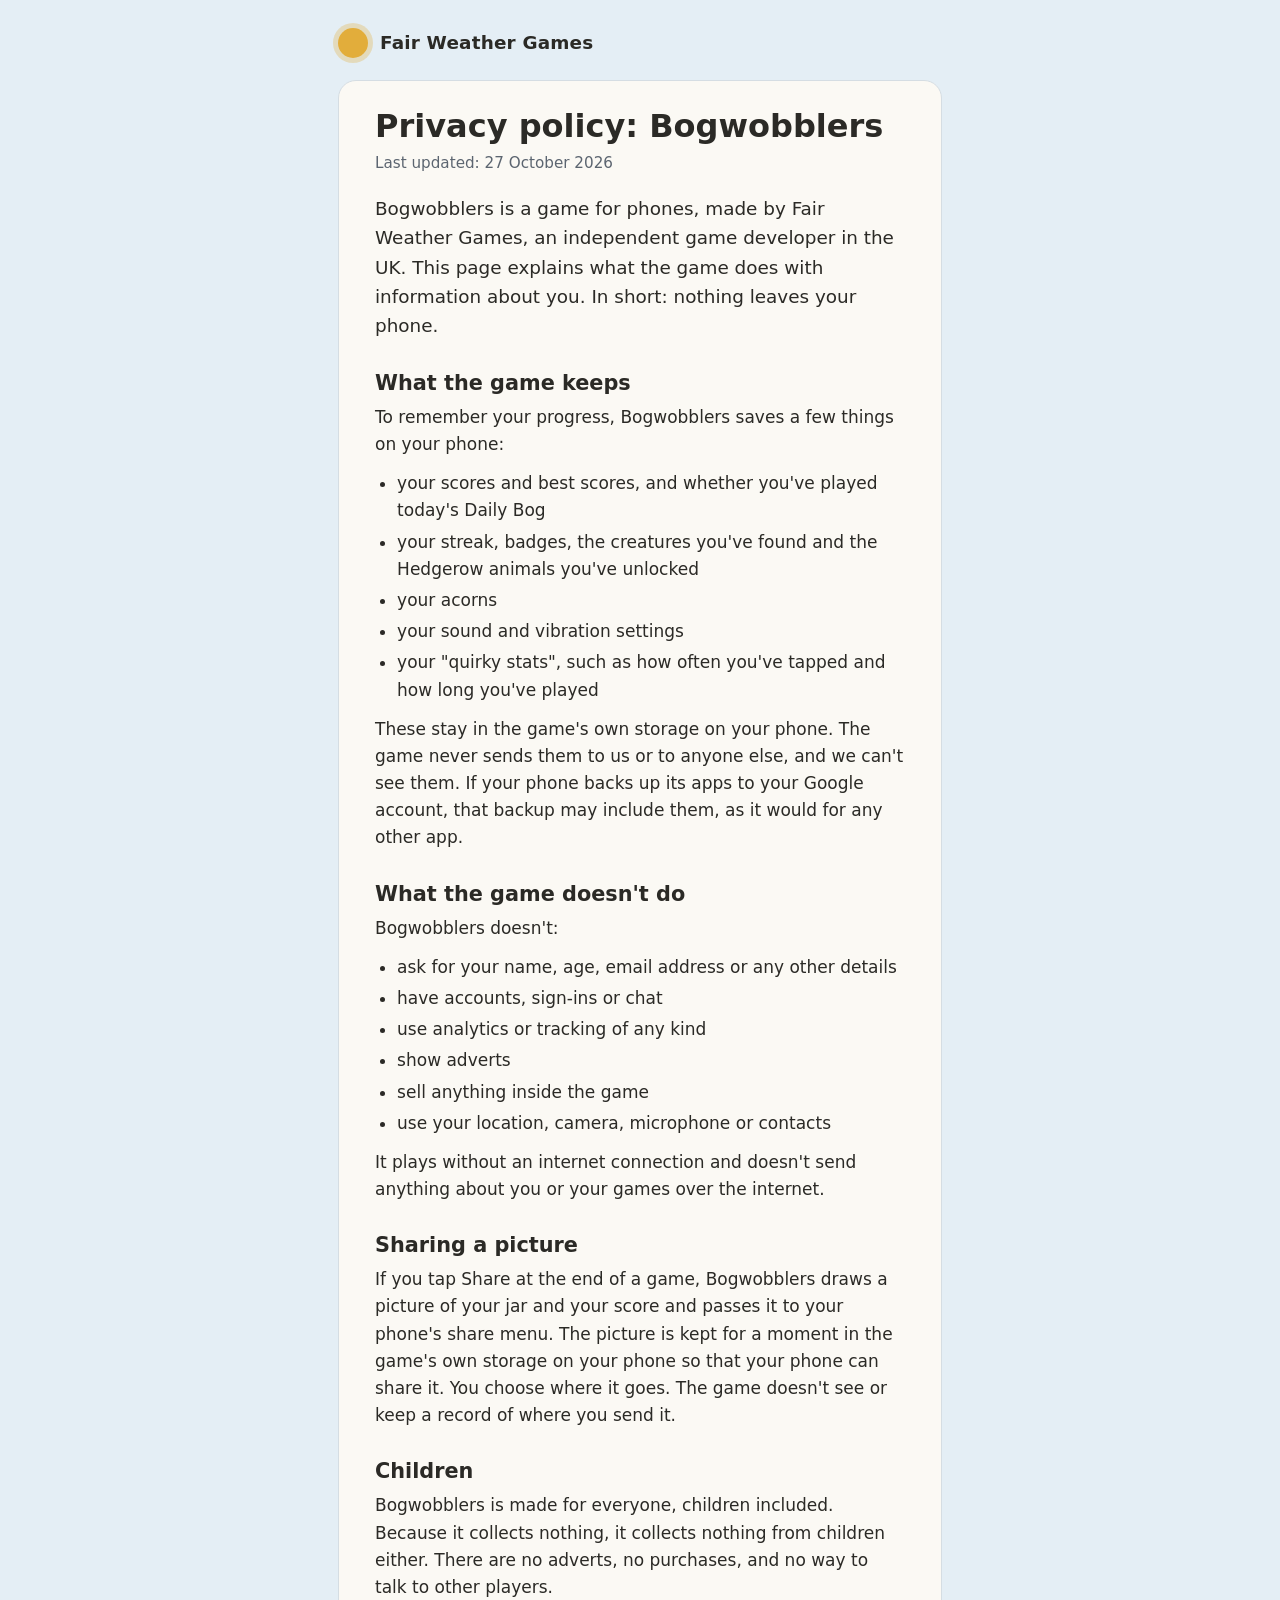
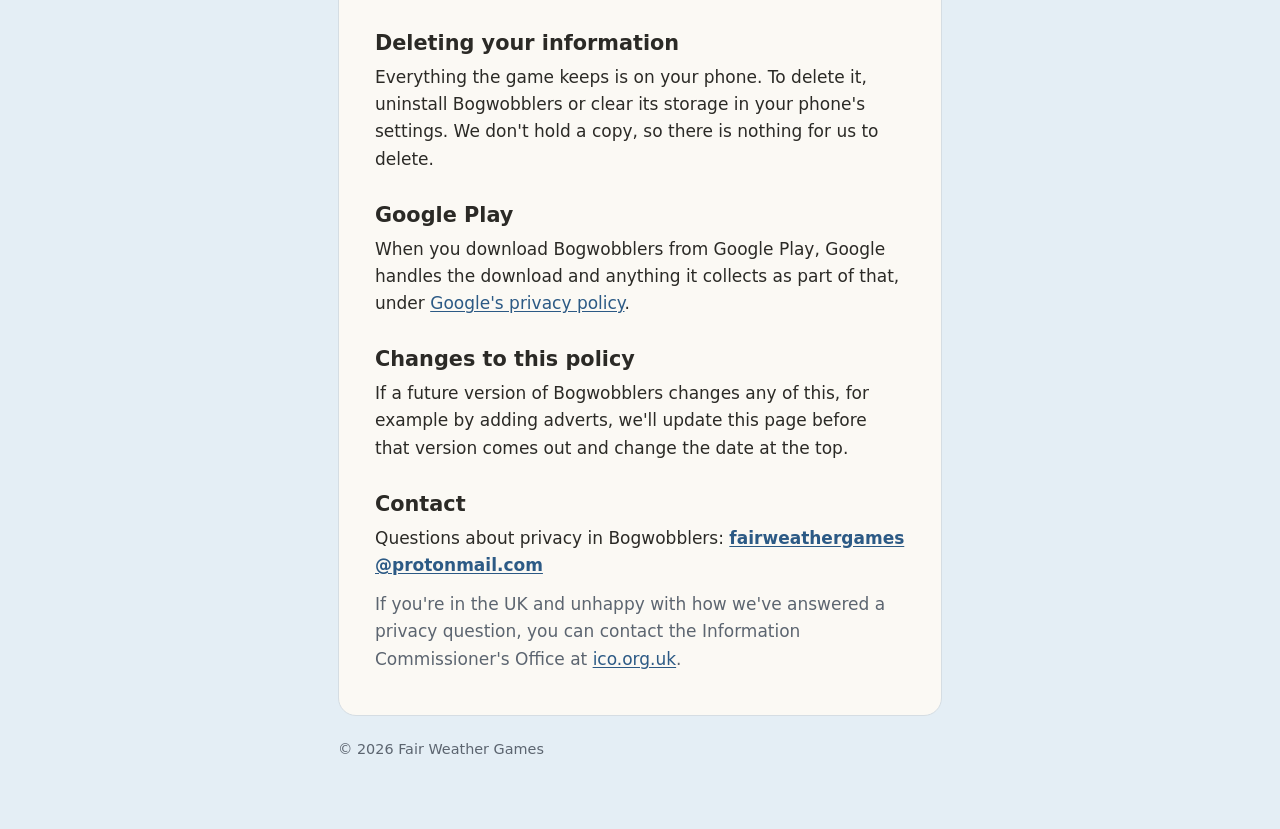
<file: bogwobblers/privacy/index.html>
<!doctype html>
<html lang="en-GB">
<head>
  <meta charset="utf-8">
  <meta name="viewport" content="width=device-width, initial-scale=1, viewport-fit=cover">
  <title>Privacy policy: Bogwobblers</title>
  <meta name="description" content="Privacy policy for Bogwobblers, a game by Fair Weather Games. Nothing leaves your phone.">
  <link rel="stylesheet" href="../../style.css">
</head>
<body>
  <div class="wrap">
    <header class="studio">
      <a href="../../"><span class="sun" aria-hidden="true"></span></a>
      <a class="studio-name" href="../../">Fair Weather Games</a>
    </header>

    <main>
      <h1>Privacy policy: Bogwobblers</h1>
      <p class="updated">Last updated: 27 October 2026</p>

      <p class="lead">Bogwobblers is a game for phones, made by Fair Weather Games, an independent game developer in the UK. This page explains what the game does with information about you. In short: nothing leaves your phone.</p>

      <h2>What the game keeps</h2>
      <p>To remember your progress, Bogwobblers saves a few things on your phone:</p>
      <ul>
        <li>your scores and best scores, and whether you've played today's Daily Bog</li>
        <li>your streak, badges, the creatures you've found and the Hedgerow animals you've unlocked</li>
        <li>your acorns</li>
        <li>your sound and vibration settings</li>
        <li>your "quirky stats", such as how often you've tapped and how long you've played</li>
      </ul>
      <p>These stay in the game's own storage on your phone. The game never sends them to us or to anyone else, and we can't see them. If your phone backs up its apps to your Google account, that backup may include them, as it would for any other app.</p>

      <h2>What the game doesn't do</h2>
      <p>Bogwobblers doesn't:</p>
      <ul>
        <li>ask for your name, age, email address or any other details</li>
        <li>have accounts, sign-ins or chat</li>
        <li>use analytics or tracking of any kind</li>
        <li>show adverts</li>
        <li>sell anything inside the game</li>
        <li>use your location, camera, microphone or contacts</li>
      </ul>
      <p>It plays without an internet connection and doesn't send anything about you or your games over the internet.</p>

      <h2>Sharing a picture</h2>
      <p>If you tap Share at the end of a game, Bogwobblers draws a picture of your jar and your score and passes it to your phone's share menu. The picture is kept for a moment in the game's own storage on your phone so that your phone can share it. You choose where it goes. The game doesn't see or keep a record of where you send it.</p>

      <h2>Children</h2>
      <p>Bogwobblers is made for everyone, children included. Because it collects nothing, it collects nothing from children either. There are no adverts, no purchases, and no way to talk to other players.</p>

      <h2>Deleting your information</h2>
      <p>Everything the game keeps is on your phone. To delete it, uninstall Bogwobblers or clear its storage in your phone's settings. We don't hold a copy, so there is nothing for us to delete.</p>

      <h2>Google Play</h2>
      <p>When you download Bogwobblers from Google Play, Google handles the download and anything it collects as part of that, under <a href="https://policies.google.com/privacy">Google's privacy policy</a>.</p>

      <h2>Changes to this policy</h2>
      <p>If a future version of Bogwobblers changes any of this, for example by adding adverts, we'll update this page before that version comes out and change the date at the top.</p>

      <h2>Contact</h2>
      <p>Questions about privacy in Bogwobblers: <a class="email" href="mailto:fairweathergames@protonmail.com">fairweathergames@protonmail.com</a></p>
      <p class="muted">If you're in the UK and unhappy with how we've answered a privacy question, you can contact the Information Commissioner's Office at <a href="https://ico.org.uk">ico.org.uk</a>.</p>
    </main>

    <footer>
      <p>&copy; 2026 Fair Weather Games</p>
    </footer>
  </div>
</body>
</html>
</file>
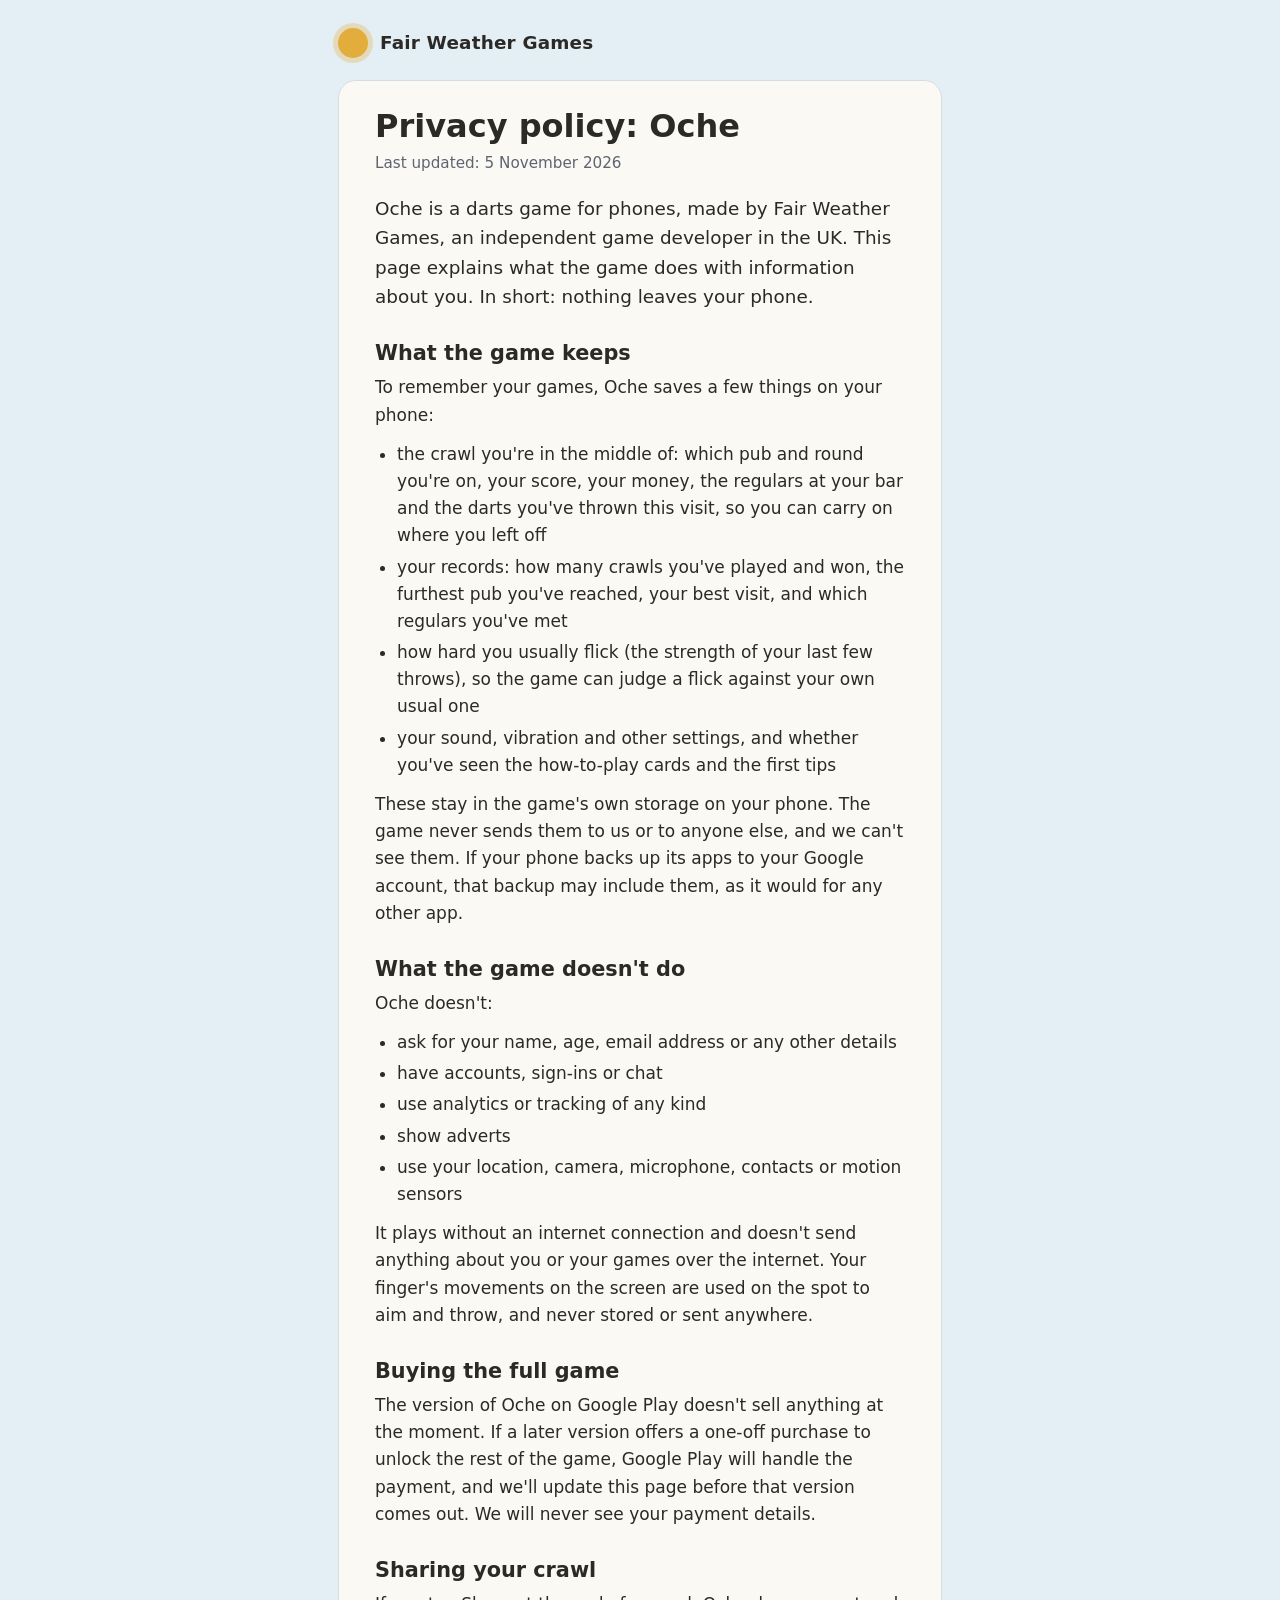
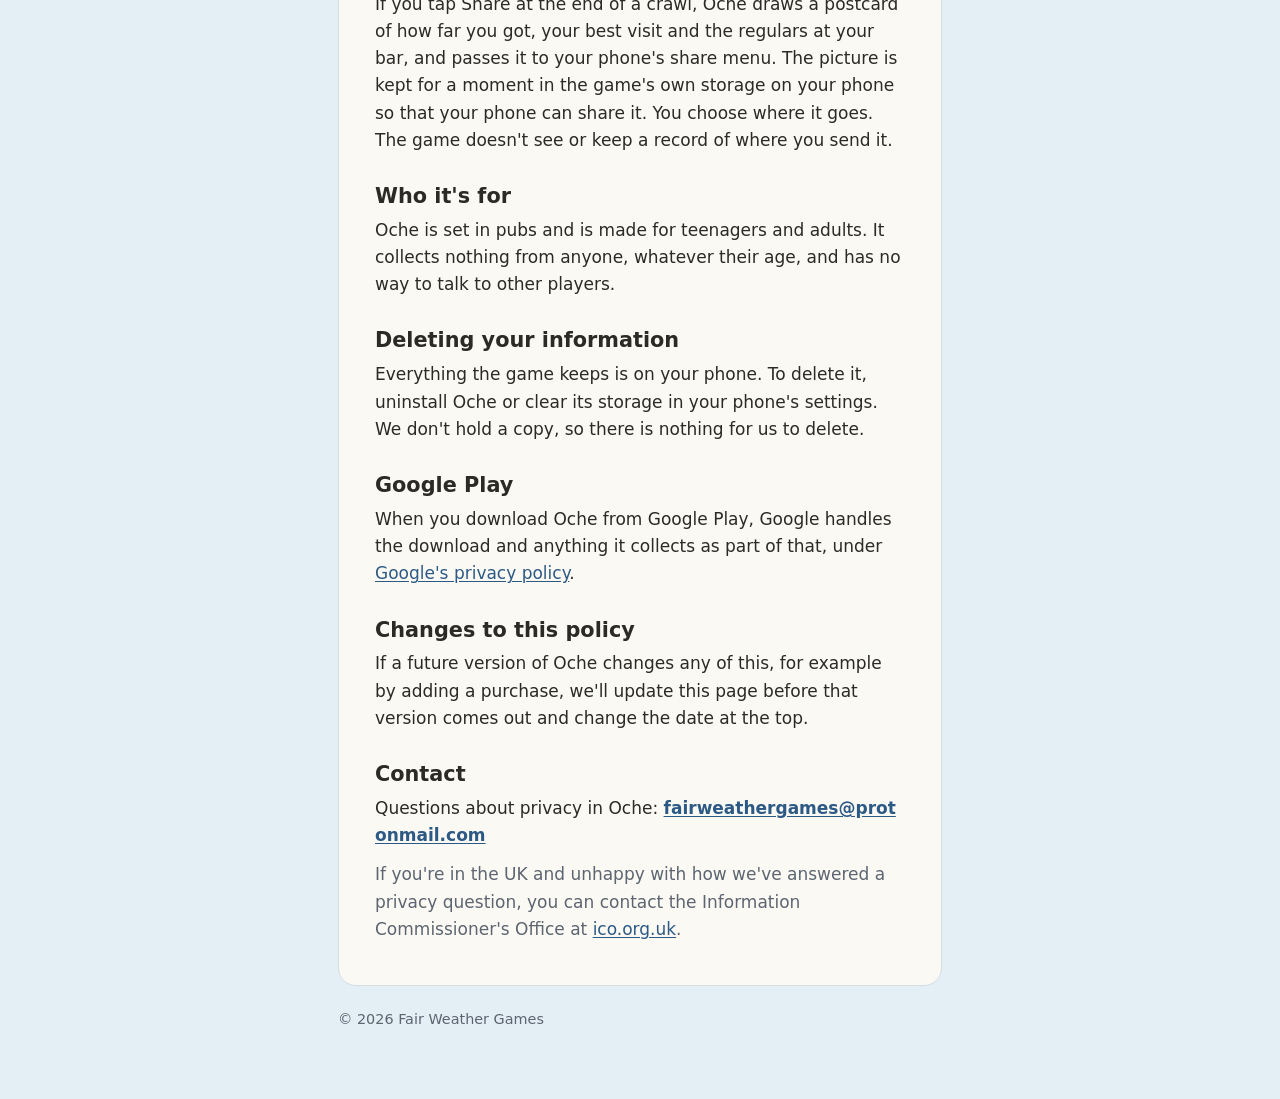
<file: oche/privacy/index.html>
<!doctype html>
<html lang="en-GB">
<head>
  <meta charset="utf-8">
  <meta name="viewport" content="width=device-width, initial-scale=1, viewport-fit=cover">
  <title>Privacy policy: Oche</title>
  <meta name="description" content="Privacy policy for Oche, a game by Fair Weather Games. Nothing leaves your phone.">
  <link rel="stylesheet" href="../../style.css">
</head>
<body>
  <div class="wrap">
    <header class="studio">
      <a href="../../"><span class="sun" aria-hidden="true"></span></a>
      <a class="studio-name" href="../../">Fair Weather Games</a>
    </header>

    <main>
      <h1>Privacy policy: Oche</h1>
      <p class="updated">Last updated: 5 November 2026</p>

      <p class="lead">Oche is a darts game for phones, made by Fair Weather Games, an independent game developer in the UK. This page explains what the game does with information about you. In short: nothing leaves your phone.</p>

      <h2>What the game keeps</h2>
      <p>To remember your games, Oche saves a few things on your phone:</p>
      <ul>
        <li>the crawl you're in the middle of: which pub and round you're on, your score, your money, the regulars at your bar and the darts you've thrown this visit, so you can carry on where you left off</li>
        <li>your records: how many crawls you've played and won, the furthest pub you've reached, your best visit, and which regulars you've met</li>
        <li>how hard you usually flick (the strength of your last few throws), so the game can judge a flick against your own usual one</li>
        <li>your sound, vibration and other settings, and whether you've seen the how-to-play cards and the first tips</li>
      </ul>
      <p>These stay in the game's own storage on your phone. The game never sends them to us or to anyone else, and we can't see them. If your phone backs up its apps to your Google account, that backup may include them, as it would for any other app.</p>

      <h2>What the game doesn't do</h2>
      <p>Oche doesn't:</p>
      <ul>
        <li>ask for your name, age, email address or any other details</li>
        <li>have accounts, sign-ins or chat</li>
        <li>use analytics or tracking of any kind</li>
        <li>show adverts</li>
        <li>use your location, camera, microphone, contacts or motion sensors</li>
      </ul>
      <p>It plays without an internet connection and doesn't send anything about you or your games over the internet. Your finger's movements on the screen are used on the spot to aim and throw, and never stored or sent anywhere.</p>

      <h2>Buying the full game</h2>
      <p>The version of Oche on Google Play doesn't sell anything at the moment. If a later version offers a one-off purchase to unlock the rest of the game, Google Play will handle the payment, and we'll update this page before that version comes out. We will never see your payment details.</p>

      <h2>Sharing your crawl</h2>
      <p>If you tap Share at the end of a crawl, Oche draws a postcard of how far you got, your best visit and the regulars at your bar, and passes it to your phone's share menu. The picture is kept for a moment in the game's own storage on your phone so that your phone can share it. You choose where it goes. The game doesn't see or keep a record of where you send it.</p>

      <h2>Who it's for</h2>
      <p>Oche is set in pubs and is made for teenagers and adults. It collects nothing from anyone, whatever their age, and has no way to talk to other players.</p>

      <h2>Deleting your information</h2>
      <p>Everything the game keeps is on your phone. To delete it, uninstall Oche or clear its storage in your phone's settings. We don't hold a copy, so there is nothing for us to delete.</p>

      <h2>Google Play</h2>
      <p>When you download Oche from Google Play, Google handles the download and anything it collects as part of that, under <a href="https://policies.google.com/privacy">Google's privacy policy</a>.</p>

      <h2>Changes to this policy</h2>
      <p>If a future version of Oche changes any of this, for example by adding a purchase, we'll update this page before that version comes out and change the date at the top.</p>

      <h2>Contact</h2>
      <p>Questions about privacy in Oche: <a class="email" href="mailto:fairweathergames@protonmail.com">fairweathergames@protonmail.com</a></p>
      <p class="muted">If you're in the UK and unhappy with how we've answered a privacy question, you can contact the Information Commissioner's Office at <a href="https://ico.org.uk">ico.org.uk</a>.</p>
    </main>

    <footer>
      <p>&copy; 2026 Fair Weather Games</p>
    </footer>
  </div>
</body>
</html>
</file>
<file: style.css>
/* Fair Weather Games: one quiet stylesheet for the studio pages. No web
   fonts, scripts or anything loaded from elsewhere, so visiting the site
   tells nobody anything. Layout: a single readable column on a pale sky. */
:root {
  --sky: #e4eef5;
  --page: #fbf9f4;
  --ink: #2b2a26;
  --muted: #5c6570;
  --line: #d5dde3;
  --sun: #e2ad3b;
  --link: #2c5a85;
  --round: ui-rounded, "SF Pro Rounded", "Varela Round", "Nunito", "Arial Rounded MT Bold", system-ui, sans-serif;
  --text: system-ui, -apple-system, "Segoe UI", Roboto, "Helvetica Neue", Arial, sans-serif;
  color-scheme: light;
}
@media (prefers-color-scheme: dark) {
  :root {
    --sky: #17212b;
    --page: #1e2833;
    --ink: #eef1f3;
    --muted: #a9b4be;
    --line: #34414d;
    --sun: #e9b949;
    --link: #8cc0ef;
    color-scheme: dark;
  }
}
* { box-sizing: border-box; }
html { background: var(--sky); }
body {
  margin: 0;
  background: var(--sky);
  color: var(--ink);
  font-family: var(--text);
  font-size: 1.0625rem;
  line-height: 1.6;
}
.wrap {
  max-width: 40rem;
  margin: 0 auto;
  padding-left: max(18px, env(safe-area-inset-left, 0px));
  padding-right: max(18px, env(safe-area-inset-right, 0px));
  padding-block: 28px 56px;
}
header.studio {
  display: flex;
  align-items: center;
  gap: 12px;
  margin-bottom: 22px;
}
header.studio a { color: inherit; text-decoration: none; }
.sun {
  display: block;
  flex: none;
  width: 30px;
  height: 30px;
  border-radius: 50%;
  background: var(--sun);
  box-shadow: 0 0 0 5px color-mix(in srgb, var(--sun) 30%, transparent);
}
.studio-name { font-family: var(--round); font-weight: 700; font-size: 1.15rem; letter-spacing: 0.01em; }
main {
  background: var(--page);
  border: 1px solid var(--line);
  border-radius: 18px;
  padding: 26px clamp(18px, 5vw, 36px) 30px;
}
h1, h2, h3 { font-family: var(--round); line-height: 1.2; text-wrap: balance; }
h1 { font-size: 2rem; margin: 0 0 6px; }
h2 { font-size: 1.3rem; margin: 30px 0 8px; }
.game h2 { margin-top: 0; }
p, ul { margin: 0 0 12px; }
ul { padding-left: 1.3em; }
li { margin-bottom: 4px; }
a { color: var(--link); text-underline-offset: 2px; }
a:focus-visible { outline: 3px solid var(--sun); outline-offset: 2px; border-radius: 3px; }
.updated { color: var(--muted); font-size: 0.95rem; margin-bottom: 18px; }
.lead { font-size: 1.15rem; }
.muted { color: var(--muted); }
.game {
  border-top: 1px solid var(--line);
  margin-top: 24px;
  padding-top: 22px;
}
.game img { display: block; width: 100%; max-width: 100%; height: auto; margin-bottom: 14px; }
.links { display: flex; flex-wrap: wrap; gap: 8px 18px; padding: 0; list-style: none; }
.email { font-weight: 600; word-break: break-all; }
footer { margin-top: 22px; color: var(--muted); font-size: 0.9rem; }
</file>
<file: bogwobblers/play/assets/index-BJMaj3xt.css>
@font-face{font-family:Fredoka;font-style:normal;font-display:swap;font-weight:500;src:url(./fredoka-hebrew-500-normal-DdMTjgiE.woff2) format("woff2"),url(./fredoka-hebrew-500-normal-BtShCMVp.woff) format("woff");unicode-range:U+0307-0308,U+0590-05FF,U+200C-2010,U+20AA,U+25CC,U+FB1D-FB4F}@font-face{font-family:Fredoka;font-style:normal;font-display:swap;font-weight:500;src:url([data-uri]) format("woff2"),url([data-uri]) format("woff");unicode-range:U+0100-02BA,U+02BD-02C5,U+02C7-02CC,U+02CE-02D7,U+02DD-02FF,U+0304,U+0308,U+0329,U+1D00-1DBF,U+1E00-1E9F,U+1EF2-1EFF,U+2020,U+20A0-20AB,U+20AD-20C0,U+2113,U+2C60-2C7F,U+A720-A7FF}@font-face{font-family:Fredoka;font-style:normal;font-display:swap;font-weight:500;src:url(./fredoka-latin-500-normal-B0JifZgm.woff2) format("woff2"),url(./fredoka-latin-500-normal-BL692wg7.woff) format("woff");unicode-range:U+0000-00FF,U+0131,U+0152-0153,U+02BB-02BC,U+02C6,U+02DA,U+02DC,U+0304,U+0308,U+0329,U+2000-206F,U+20AC,U+2122,U+2191,U+2193,U+2212,U+2215,U+FEFF,U+FFFD}@font-face{font-family:Fredoka;font-style:normal;font-display:swap;font-weight:600;src:url(./fredoka-hebrew-600-normal-CTBxhdlE.woff2) format("woff2"),url(./fredoka-hebrew-600-normal-BiVDObXj.woff) format("woff");unicode-range:U+0307-0308,U+0590-05FF,U+200C-2010,U+20AA,U+25CC,U+FB1D-FB4F}@font-face{font-family:Fredoka;font-style:normal;font-display:swap;font-weight:600;src:url([data-uri]) format("woff2"),url([data-uri]) format("woff");unicode-range:U+0100-02BA,U+02BD-02C5,U+02C7-02CC,U+02CE-02D7,U+02DD-02FF,U+0304,U+0308,U+0329,U+1D00-1DBF,U+1E00-1E9F,U+1EF2-1EFF,U+2020,U+20A0-20AB,U+20AD-20C0,U+2113,U+2C60-2C7F,U+A720-A7FF}@font-face{font-family:Fredoka;font-style:normal;font-display:swap;font-weight:600;src:url(./fredoka-latin-600-normal-C4zohCW5.woff2) format("woff2"),url(./fredoka-latin-600-normal-CcrEjrB4.woff) format("woff");unicode-range:U+0000-00FF,U+0131,U+0152-0153,U+02BB-02BC,U+02C6,U+02DA,U+02DC,U+0304,U+0308,U+0329,U+2000-206F,U+20AC,U+2122,U+2191,U+2193,U+2212,U+2215,U+FEFF,U+FFFD}@font-face{font-family:Fredoka;font-style:normal;font-display:swap;font-weight:700;src:url(./fredoka-hebrew-700-normal-DBqnFHCe.woff2) format("woff2"),url(./fredoka-hebrew-700-normal-DiqR04Vd.woff) format("woff");unicode-range:U+0307-0308,U+0590-05FF,U+200C-2010,U+20AA,U+25CC,U+FB1D-FB4F}@font-face{font-family:Fredoka;font-style:normal;font-display:swap;font-weight:700;src:url([data-uri]) format("woff2"),url([data-uri]) format("woff");unicode-range:U+0100-02BA,U+02BD-02C5,U+02C7-02CC,U+02CE-02D7,U+02DD-02FF,U+0304,U+0308,U+0329,U+1D00-1DBF,U+1E00-1E9F,U+1EF2-1EFF,U+2020,U+20A0-20AB,U+20AD-20C0,U+2113,U+2C60-2C7F,U+A720-A7FF}@font-face{font-family:Fredoka;font-style:normal;font-display:swap;font-weight:700;src:url(./fredoka-latin-700-normal-BOIZVyIN.woff2) format("woff2"),url(./fredoka-latin-700-normal-C8FeHd3X.woff) format("woff");unicode-range:U+0000-00FF,U+0131,U+0152-0153,U+02BB-02BC,U+02C6,U+02DA,U+02DC,U+0304,U+0308,U+0329,U+2000-206F,U+20AC,U+2122,U+2191,U+2193,U+2212,U+2215,U+FEFF,U+FFFD}
</file>
